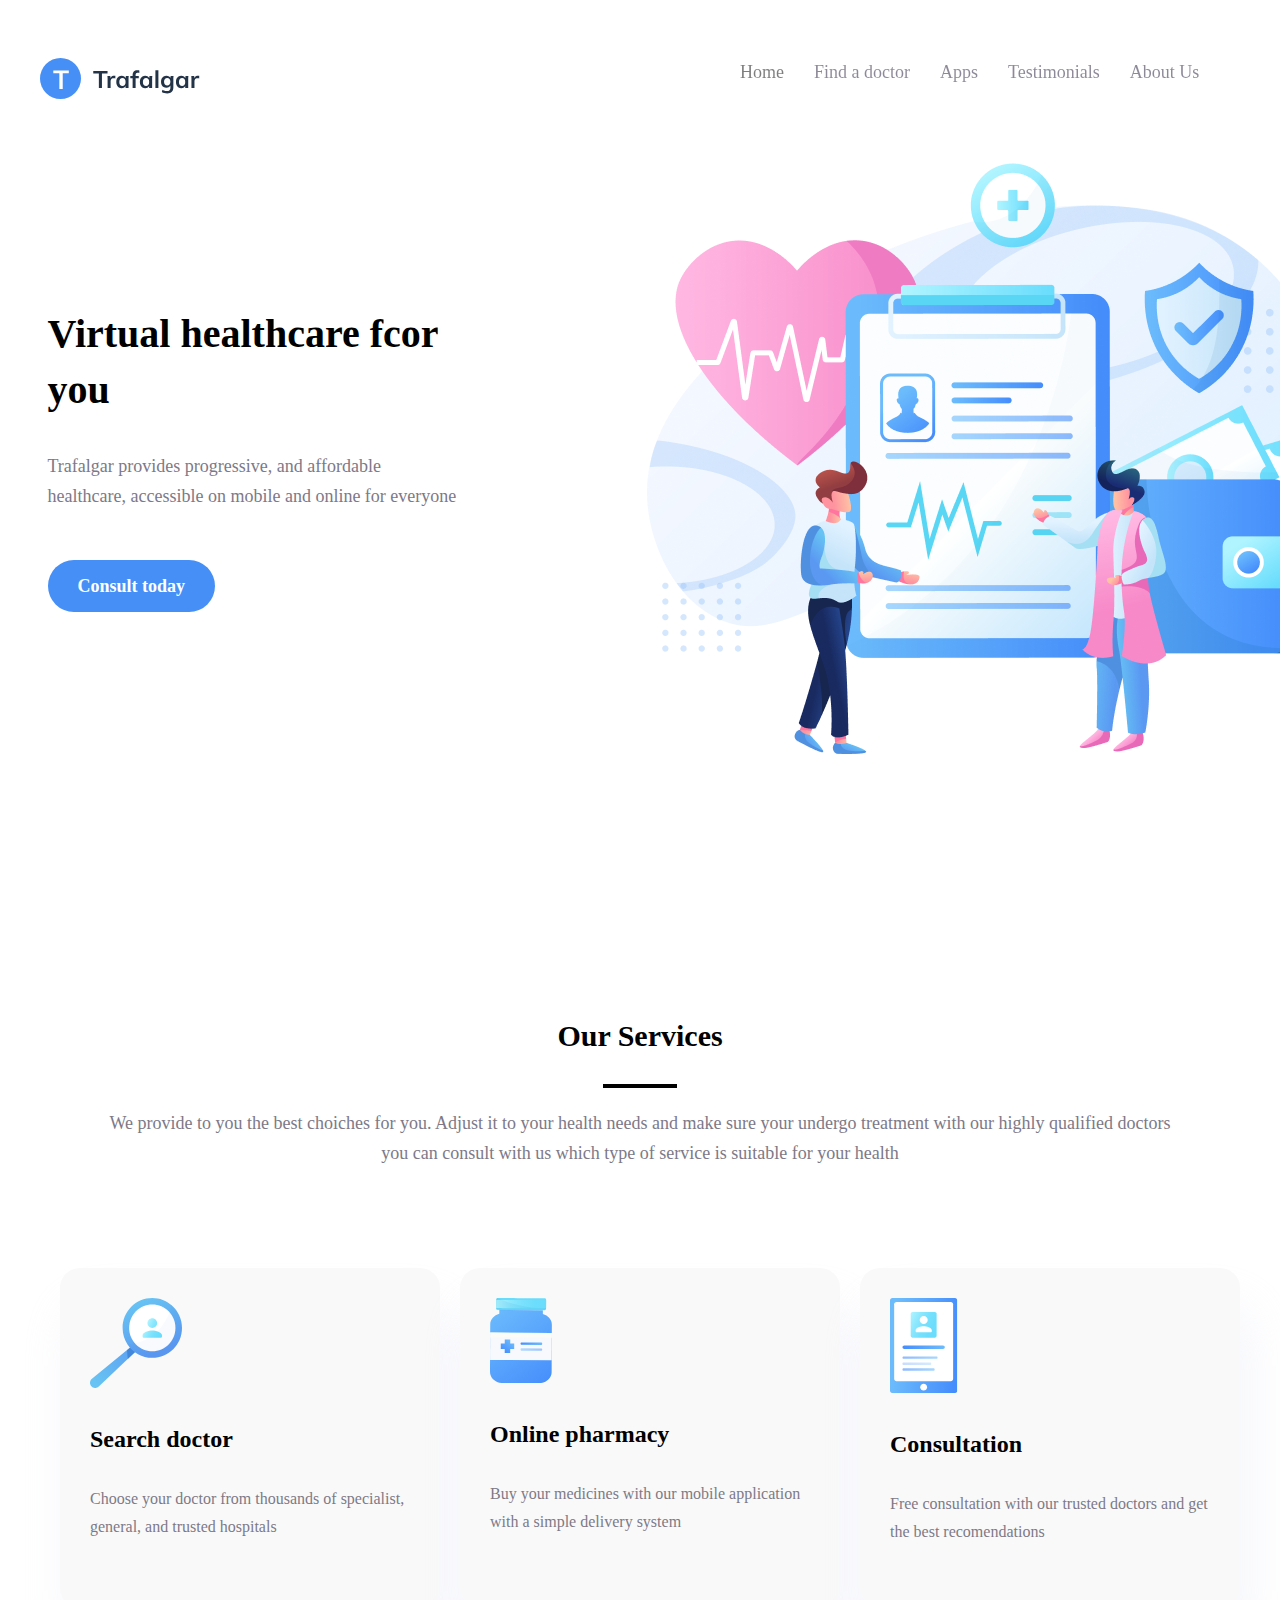
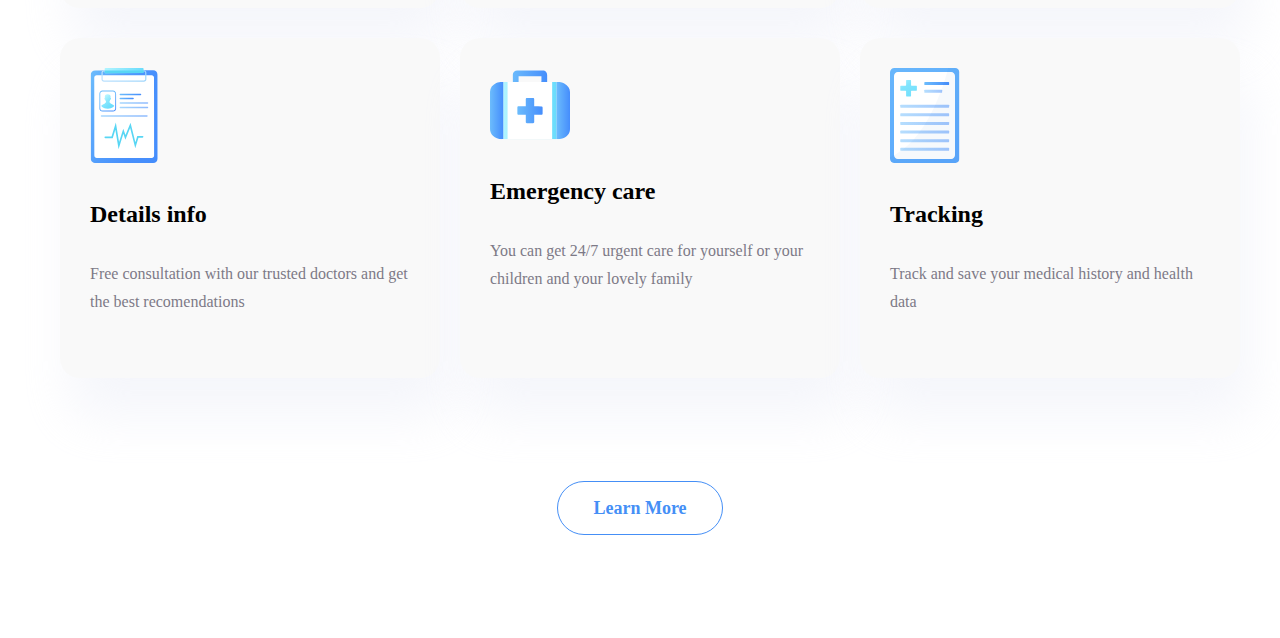
<file: index.html>
<!DOCTYPE html>
<html lang="en">
<head>
    <meta charset="UTF-8">
    <meta http-equiv="X-UA-Compatible" content="IE=edge">
    <meta name="viewport" content="width=device-width, initial-scale=1.0">
    <title>Document</title>
    <link rel="stylesheet" href="style.css">
</head>
<body>
    <header class="header">
        <div class="container">
             <div class="logo1">           
               <img src="./imges/site-logo.svg" alt="">
            </div>
           <nav>
                <ul class="nav-list">
                  <li class="nav-item"><a class="nav-link" href="#" style="color: #000;" >Home</a></li>
                  <li class="nav-item"><a class="nav-link" href="#"> Find a doctor</a></li>
                  <li class="nav-item"><a class="nav-link" href="#">Apps</a></li>
                  <li class="nav-item"><a class="nav-link" href="#">Testimonials</a></li>
                  <li class="nav-item"><a class="nav-link" href="#">About Us</a></li>
               </ul>
            </nav>    
        </div>      
               
    </header>

    <main> 
        <section class="hero">
            <div class="hero-list" >
                <div class="hero-left">
                   <h2 class="hero-h2">Virtual healthcare
                    fcor you</h2>
                    <p class="p1">Trafalgar provides progressive, and affordable 
                    healthcare, accessible on mobile and online 
                    for everyone</p>
                    <div class="ancr1">
                        <a class="ancra" href="#">Consult today</a>
                    </div>                
                </div>
                <div class="logo2">
                    <img src="./imges/trafalgar-header illustration 1.png"  alt="">
                </div>      
          </div>
                 
        </section>

            <div class="main">
                <h2><a class="main-text" href="#"> Our Services</a></h2>               
                <hr class="hr2">   
                <p class="p2">
                    We provide to you the best choiches for you. Adjust it to your health needs and make sure your undergo treatment with our highly qualified doctors you can consult with us which type of service is suitable for your health
                </p>
            </div>  

            <section class="our-service">           
                <ul class="service-list1">
                        <li class="service-item1">
                            <img src="./imges/lupa.svg" alt="search-svg">
                            <h3><a class="seh3" href="#">Search doctor</a> </h3>
                            <p class="sep">Choose your doctor from thousands of specialist, general, and trusted hospitals</p>
                        </li>
                        <li class="service-item1">
                            <img src="./imges/online-pharmacy.svg" alt="online-pharmacy">
                            <h3><a class="seh3" href="#">Online pharmacy</a> </h3>
                            <p class="sep">Buy  your medicines with our mobile application with a simple delivery system</p>
                        </li>
                         <li class="service-item1">
                            <img src="./imges/cunsultation.svg" alt="cunsultation">
                            <h3><a class="seh3" href="#">Consultation</a> </h3>
                            <p class="sep">Free consultation with our trusted doctors and get the best recomendations</p>
                        </li>
               </ul>
      
                    <ul class="service-list2">
                        <li class="service-item1">
                            <img src="./imges/details-info.svg" alt="details-info">
                            <h3><a class="seh3" href="#">Details info</a> </h3>
                            <p class="sep">Free consultation with our trusted doctors and get the best recomendations</p>
                        </li>
                        <li class="service-item1">
                            <img src="./imges/emergancy-care.svg" alt="emergancy-care">
                            <h3><a class="seh3" href="#"> Emergency care</a></h3>
                            <p class="sep">You can get 24/7 urgent care for yourself or your children and your
                                lovely family</p>
                        </li >
                        <li class="service-item1">
                            <img src="./imges/traching.svg" alt="traching">
                            <h3><a class="seh3" href="#">Tracking</a> </h3>
                            <p class="sep">Track and save your medical history and health data </p>
                        </li>
                    </ul>
                    <div class="ancr2">
                        <a class="ancrb" href="#"> Learn More</a>
                    </div>
                  
             </section>
             
             
    </main>
    <footer>

    </footer>
</body>
</html>
</file>
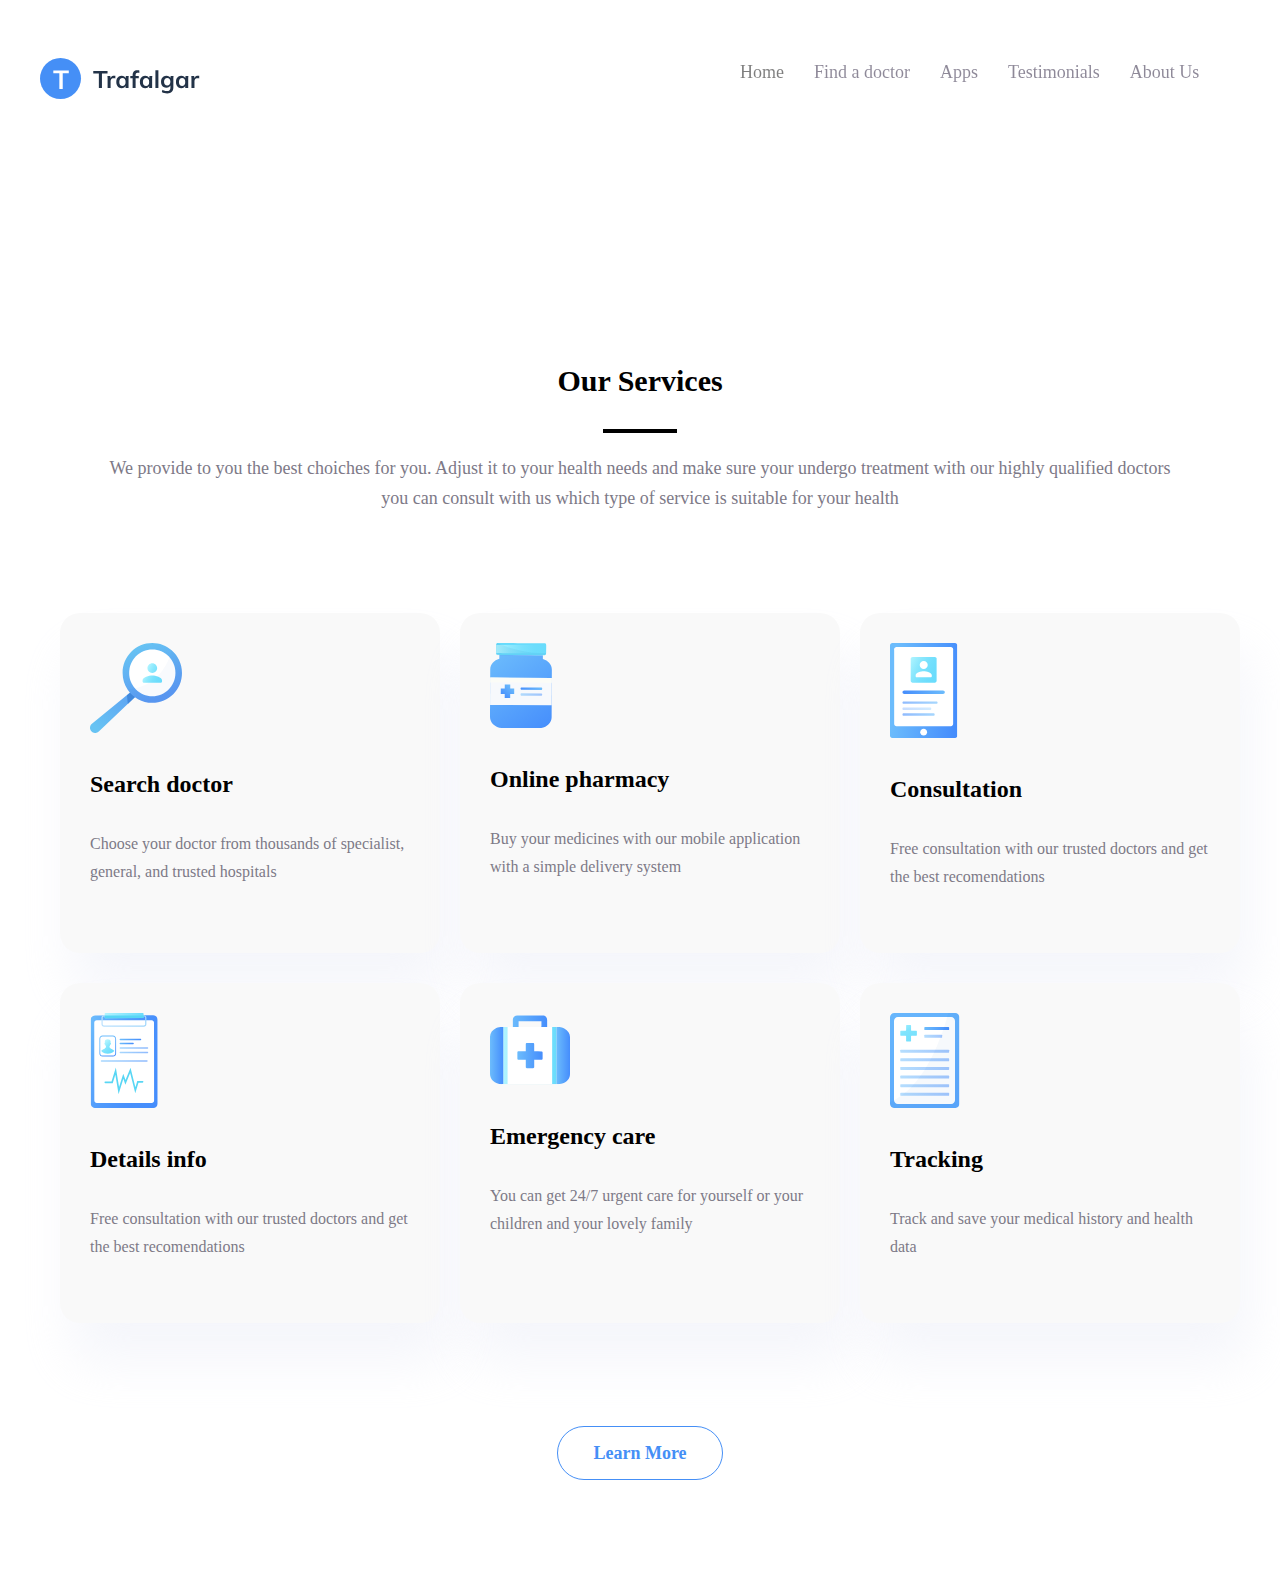
<file: home.html>
<!DOCTYPE html>
<html lang="en">
<head>
    <meta charset="UTF-8">
    <meta http-equiv="X-UA-Compatible" content="IE=edge">
    <meta name="viewport" content="width=device-width, initial-scale=1.0">
    <title>Document</title>
    <link rel="stylesheet" href="style.css">
</head>
<body>
    <header class="header">
        <div class="container">
             <div class="logo1">           
               <img src="./imges/site-logo.svg" alt="">
            </div>
           <nav>
                <ul class="nav-list">
                  <li class="nav-item"><a class="nav-link" href="./home.html" style="color: #000;" >Home</a></li>
                  <li class="nav-item"><a class="nav-link" href="./home.html"> Find a doctor</a></li>
                  <li class="nav-item"><a class="nav-link" href="#">Apps</a></li>
                  <li class="nav-item"><a class="nav-link" href="#">Testimonials</a></li>
                  <li class="nav-item"><a class="nav-link" href="#">About Us</a></li>
               </ul>
            </nav>    
        </div>      
               
    </header>

    <main> 
       

            <div class="main">
                <h2><a class="main-text" href="#"> Our Services</a></h2>               
                <hr class="hr2">   
                <p class="p2">
                    We provide to you the best choiches for you. Adjust it to your health needs and make sure your undergo treatment with our highly qualified doctors you can consult with us which type of service is suitable for your health
                </p>
            </div>  

            <section class="our-service">           
                <ul class="service-list1">
                        <li class="service-item1">
                            <img src="./imges/lupa.svg" alt="search-svg">
                            <h3><a class="seh3" href="#">Search doctor</a> </h3>
                            <p class="sep">Choose your doctor from thousands of specialist, general, and trusted hospitals</p>
                        </li>
                        <li class="service-item1">
                            <img src="./imges/online-pharmacy.svg" alt="online-pharmacy">
                            <h3><a class="seh3" href="#">Online pharmacy</a> </h3>
                            <p class="sep">Buy  your medicines with our mobile application with a simple delivery system</p>
                        </li>
                         <li class="service-item1">
                            <img src="./imges/cunsultation.svg" alt="cunsultation">
                            <h3><a class="seh3" href="#">Consultation</a> </h3>
                            <p class="sep">Free consultation with our trusted doctors and get the best recomendations</p>
                        </li>
               </ul>
      
                    <ul class="service-list2">
                        <li class="service-item1">
                            <img src="./imges/details-info.svg" alt="details-info">
                            <h3><a class="seh3" href="#">Details info</a> </h3>
                            <p class="sep">Free consultation with our trusted doctors and get the best recomendations</p>
                        </li>
                        <li class="service-item1">
                            <img src="./imges/emergancy-care.svg" alt="emergancy-care">
                            <h3><a class="seh3" href="#"> Emergency care</a></h3>
                            <p class="sep">You can get 24/7 urgent care for yourself or your children and your
                                lovely family</p>
                        </li >
                        <li class="service-item1">
                            <img src="./imges/traching.svg" alt="traching">
                            <h3><a class="seh3" href="#">Tracking</a> </h3>
                            <p class="sep">Track and save your medical history and health data </p>
                        </li>
                    </ul>
                    <div class="ancr2">
                        <a class="ancrb" href="#"> Learn More</a>
                    </div>
                  
             </section>
             
             
    </main>
    <footer>

    </footer>
</body>
</html>
</file>
<file: style.css>
body{
    font-family: 'Mulish';
    
}

.container{
    display: flex;
    padding-top: 50px;
    width: 1200px;
    margin: 0 auto;
}

nav{
    margin-left: 500px;
}

.nav-list{
    display: flex;
    width: 584px;
    margin: 0 auto;
    font-size: 23px;    
}

.nav-item{
    list-style: none;
    margin-right: 30px; 
}

.nav-link{
    text-decoration: none;
    font-style: normal;
     width: 1200px;
    font-size: 18px;
    line-height: 23px;
    margin: 0 auto;
    color: #1F1534;
    opacity: 0.5;    
}

.hero-list{
    display: flex;
    padding-top: 50px;  
    width: 1185px;
    margin: 0 auto;
    margin-bottom: 200px;
}

.hero-left{
    width: 1200px;
    margin-top: 120px;    
}

.logo2{     
    margin-top: 3px;
    margin-left: 16%;
    margin-right: -107px;
}

.hero-h2{
    font-style: normal;
    font-weight: 700;
    font-size: 40px;
    line-height: 56px;
    color: #000000;
    mix-blend-mode: normal;
}

.p1{    
    font-style: normal;
    font-weight: 300;
    font-size: 18px;
    line-height: 30px;
    color: #7D7987;
    mix-blend-mode: normal;
}

.ancr1{    
   margin-top: 45px; 
}

.ancra{
    padding: 16px 30px;
    background: #458FF6;
    border-radius: 55px; 
    font-style: normal;
    font-weight: 700;
    font-size: 18px;
    line-height: 60px;
    color: #FFFFFF;
    mix-blend-mode: normal; 
    text-decoration: none;   
}

.main{
    text-align: center;
    margin-top: 250px;
    margin-bottom: 100px;
}

.main-text{
    font-style: normal;
    font-weight: 700;
    font-size: 30px;
    line-height: 56px;
    color: #000000;
    mix-blend-mode: normal;
    text-decoration: none; 
}

.hr2{
    width: 70px;     
    margin: 0 auto;
    border: 2.4px solid #000;
}

.p2{    
    font-style: normal;
    font-weight: 300px;
    font-size: 18px;
    line-height: 30px;
    width: 1083px;
    margin: 0 auto;   
    text-align: center;
    margin-top: 20px;    
    color: #7D7987;    
    mix-blend-mode: normal;
}

.our-service{
    margin-top: 30px;   
    margin-bottom: 100px;
       
}

.service-list1{
    display: flex;
    list-style-type: none;
    width: 1200px;
    margin: 0 auto;
}

.service-list2{
    display: flex;
    list-style-type: none;
    width: 1200px;
    padding-top: 30px;
    margin: 0 auto;
    padding-bottom: 100px;
}

.service-item1{
    width: 357px;
    height: 300px;
    padding: 30px 30px 10px ;
    margin-right: 20px;
    text-align: left;    
    background: #f9f9f9;    
    box-shadow: 10px 40px 50px rgba(229, 233, 246, 0.4);
    border-radius: 20px;
    font-style: normal;    
}

.seh3{
    font-weight: 700;
    font-size: 24px;
    line-height: 56px;   
    color: #000000;    
    mix-blend-mode: normal;
    text-decoration: none;   
}

.sep{
    font-style: normal;
    font-weight: 300;
    font-size: 16px;
    line-height: 28px;   
    color: #7D7987;    
    mix-blend-mode: normal; 
}

.ancr2{
    width: 1200px;
    margin: 0 auto;
    text-align: center;

}

.ancrb{      
    border: 1.4px solid #458FF6;
    text-decoration: none;
    border-radius: 30px;    
    padding: 16px 35px;
    font-style: normal;
    font-weight: 700;
    font-size: 18px;
    line-height: 60px;  
    color: #458FF6;   
    mix-blend-mode: normal;

}
</file>
